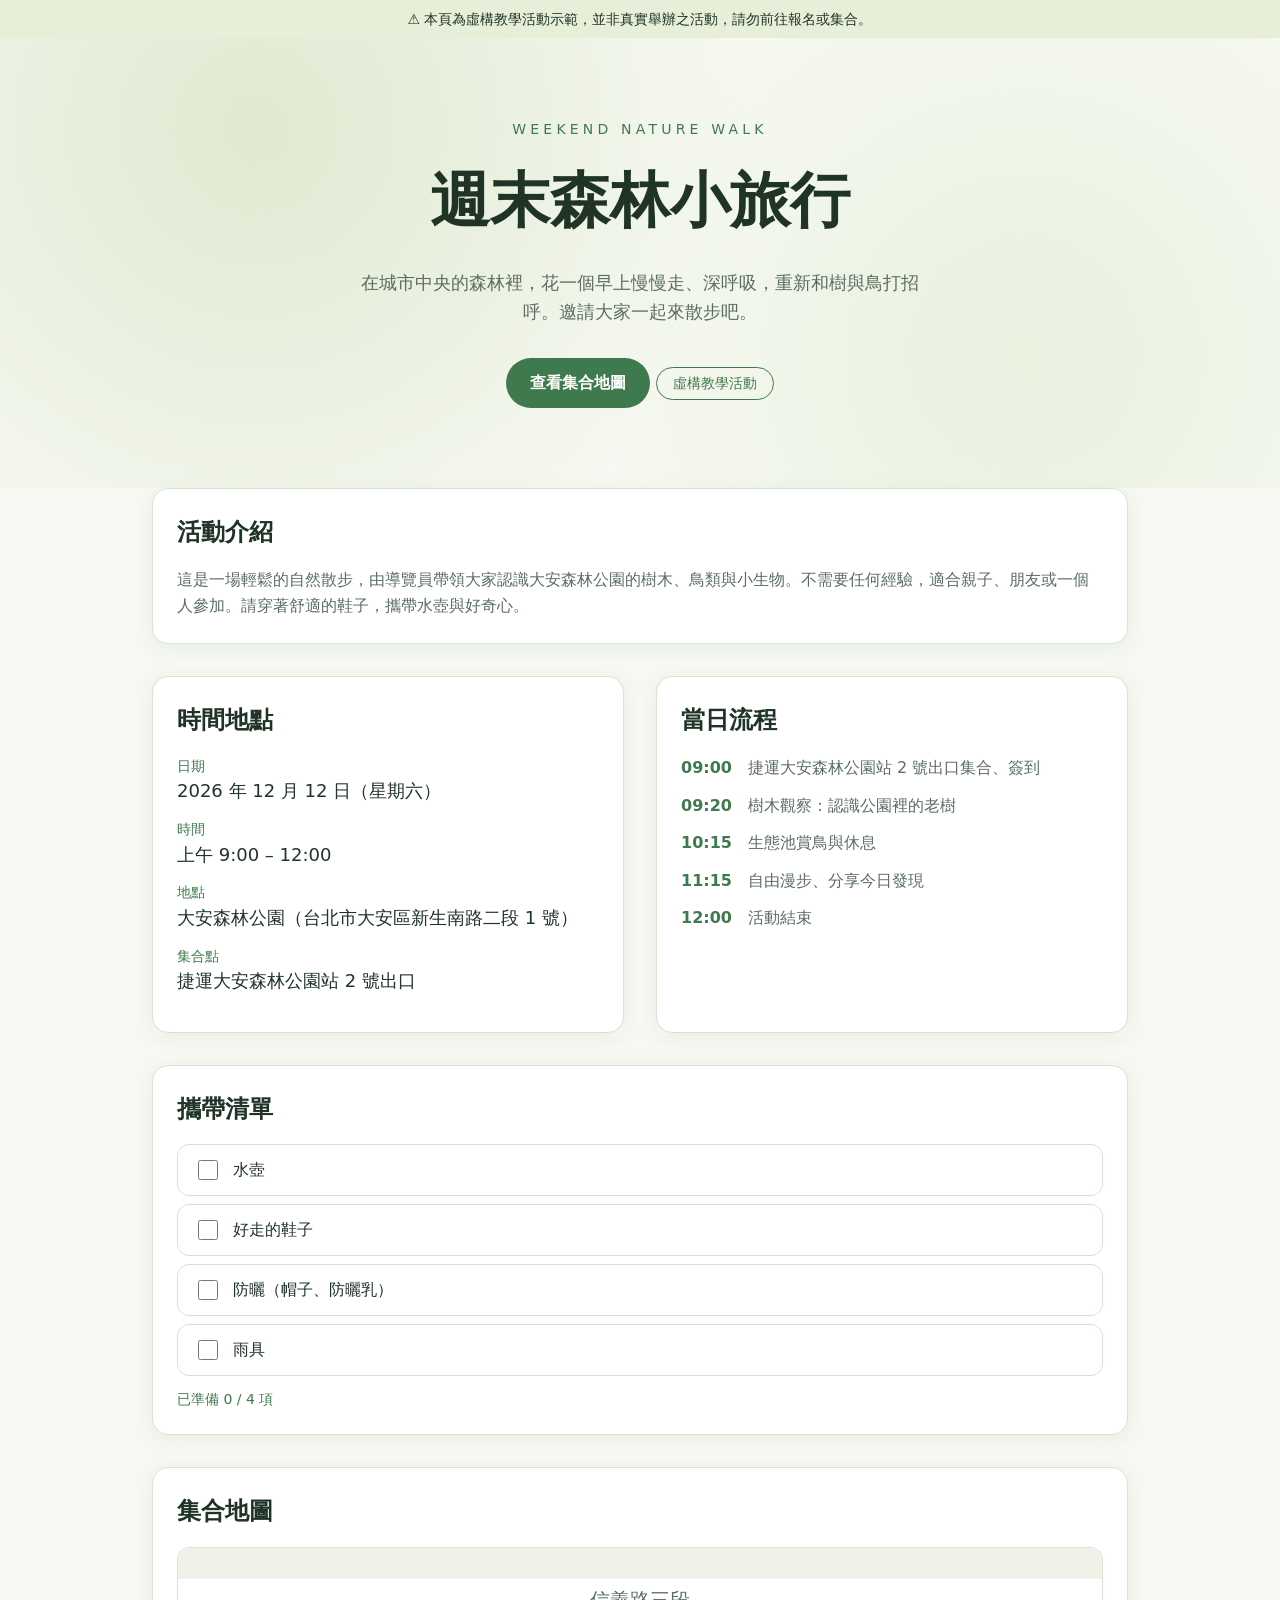
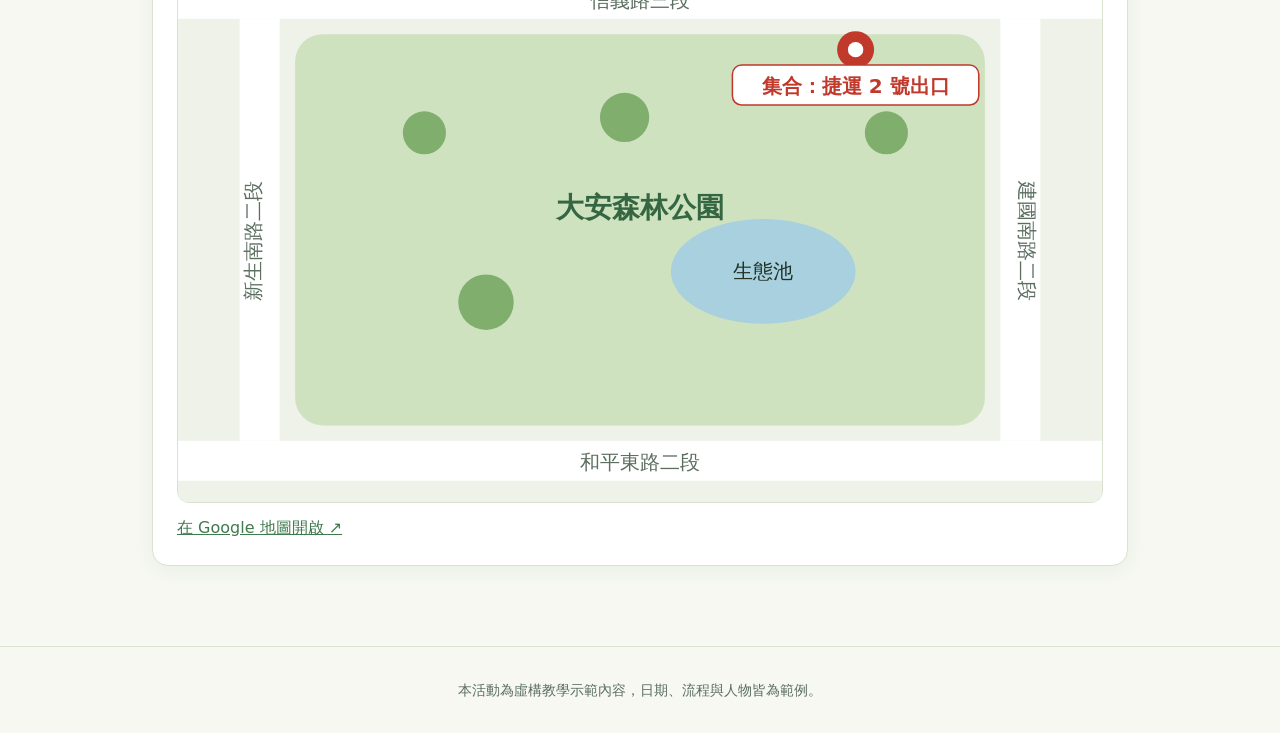
<file: index.html>
<!DOCTYPE html>
<html lang="zh-Hant">
<head>
<meta charset="utf-8">
<meta name="viewport" content="width=device-width, initial-scale=1">
<title>週末森林小旅行｜大安森林公園（虛構教學活動）</title>
<meta name="description" content="2026年12月12日上午9點至12點，在大安森林公園一起慢慢散步、觀察自然。此為虛構教學示範活動。">
<meta property="og:title" content="週末森林小旅行｜大安森林公園">
<meta property="og:description" content="12/12 上午，在大安森林公園一起觀察樹木與鳥類。虛構教學示範活動。">
<meta property="og:type" content="website">
<style>
:root{--bg:#f6f8f1;--fg:#1f3326;--muted:#5b6e60;--primary:#3f7a4e;--primary-dark:#336641;--accent:#e7efd9;--card:#fff;--border:#d9e3cf}
*{box-sizing:border-box}
body{margin:0;background:var(--bg);color:var(--fg);font-family:"Noto Sans TC","PingFang TC","Microsoft JhengHei",system-ui,sans-serif;line-height:1.6}
.notice{background:var(--accent);padding:.5rem 1rem;text-align:center;font-size:.875rem}
.hero{padding:5rem 1.5rem;text-align:center;background:radial-gradient(circle at 20% 20%,#dfead0 0,transparent 45%),radial-gradient(circle at 80% 70%,#e9f1df 0,transparent 40%)}
.eyebrow{margin:0 0 .75rem;font-size:.875rem;letter-spacing:.3em;color:var(--primary)}
h1{margin:0;font-family:Georgia,"Noto Serif TC",serif;font-size:2.25rem}
.lead{max-width:36rem;margin:1.25rem auto 0;font-size:1.125rem;color:var(--muted)}
.btn{display:flex;width:100%;justify-content:center;margin:2rem auto 0;padding:.75rem 1.5rem;border-radius:999px;background:var(--primary);color:#fff;font-weight:600;text-decoration:none}
.btn:hover{background:var(--primary-dark)}
.btn:focus-visible{outline:3px solid #9cc5a6;outline-offset:2px}
.tag{display:inline-block;margin-top:1.5rem;padding:.25rem 1rem;border:1px solid var(--primary);border-radius:999px;color:var(--primary);font-size:.875rem}
.wrap{max-width:64rem;margin:0 auto;padding:0 1.5rem 5rem;display:grid;gap:2rem}
.grid2{display:grid;gap:2rem}
.card{background:var(--card);border:1px solid var(--border);border-radius:1rem;padding:1.5rem;box-shadow:0 4px 18px rgba(63,122,78,.07)}
h2{margin:0 0 1rem;font-family:Georgia,"Noto Serif TC",serif;font-size:1.5rem}
.card p{margin:0;color:var(--muted)}
dl{margin:0}dl div{margin-bottom:.75rem}dt{font-size:.875rem;color:var(--primary)}dd{margin:0;font-size:1.125rem}
ol,ul.check{list-style:none;margin:0;padding:0}
ol li{display:flex;gap:1rem;margin-bottom:.75rem}ol b{color:var(--primary)}ol span{color:var(--muted)}
.check li{margin-bottom:.5rem}
.check label{display:flex;align-items:center;gap:.75rem;padding:.75rem 1rem;border:1px solid var(--border);border-radius:.75rem;cursor:pointer}
.check input{width:1.25rem;height:1.25rem;accent-color:var(--primary)}
.check input:checked+span{text-decoration:line-through;color:var(--muted)}
#progress{margin-top:.75rem;font-size:.875rem;color:var(--primary)}
.map{border:1px solid var(--border);border-radius:.75rem;overflow:hidden}
.map svg{display:block;width:100%;height:auto}
.maplink{display:inline-block;margin-top:.75rem;color:var(--primary)}
footer{border-top:1px solid var(--border);padding:2rem 1.5rem;text-align:center;font-size:.875rem;color:var(--muted)}
#map{scroll-margin-top:1.5rem}
@media(min-width:640px){h1{font-size:3.75rem}.btn{display:inline-flex;width:auto}}
@media(min-width:768px){.grid2{grid-template-columns:1fr 1fr}}
</style>
</head>
<body>
<div class="notice">⚠️ 本頁為虛構教學活動示範，並非真實舉辦之活動，請勿前往報名或集合。</div>
<header class="hero">
  <p class="eyebrow">WEEKEND NATURE WALK</p>
  <h1>週末森林小旅行</h1>
  <p class="lead">在城市中央的森林裡，花一個早上慢慢走、深呼吸，重新和樹與鳥打招呼。邀請大家一起來散步吧。</p>
  <a class="btn" href="#map">查看集合地圖</a>
  <span class="tag">虛構教學活動</span>
</header>
<main class="wrap">
  <section class="card"><h2>活動介紹</h2>
    <p>這是一場輕鬆的自然散步，由導覽員帶領大家認識大安森林公園的樹木、鳥類與小生物。不需要任何經驗，適合親子、朋友或一個人參加。請穿著舒適的鞋子，攜帶水壺與好奇心。</p>
  </section>
  <div class="grid2">
    <section class="card"><h2>時間地點</h2><dl>
      <div><dt>日期</dt><dd>2026 年 12 月 12 日（星期六）</dd></div>
      <div><dt>時間</dt><dd>上午 9:00 – 12:00</dd></div>
      <div><dt>地點</dt><dd>大安森林公園（台北市大安區新生南路二段 1 號）</dd></div>
      <div><dt>集合點</dt><dd>捷運大安森林公園站 2 號出口</dd></div>
    </dl></section>
    <section class="card"><h2>當日流程</h2><ol>
      <li><b>09:00</b><span>捷運大安森林公園站 2 號出口集合、簽到</span></li>
      <li><b>09:20</b><span>樹木觀察：認識公園裡的老樹</span></li>
      <li><b>10:15</b><span>生態池賞鳥與休息</span></li>
      <li><b>11:15</b><span>自由漫步、分享今日發現</span></li>
      <li><b>12:00</b><span>活動結束</span></li>
    </ol></section>
  </div>
  <section class="card"><h2>攜帶清單</h2>
    <ul class="check" id="checklist">
      <li><label><input type="checkbox" value="water"><span>水壺</span></label></li>
      <li><label><input type="checkbox" value="shoes"><span>好走的鞋子</span></label></li>
      <li><label><input type="checkbox" value="sun"><span>防曬（帽子、防曬乳）</span></label></li>
      <li><label><input type="checkbox" value="rain"><span>雨具</span></label></li>
    </ul>
    <p id="progress" aria-live="polite"></p>
  </section>
  <section class="card" id="map"><h2>集合地圖</h2>
    <div class="map">
      <svg viewBox="0 0 600 360" role="img" aria-label="大安森林公園示意圖，集合點位於東側信義路旁的捷運2號出口">
        <rect width="600" height="360" fill="#eef2e8"/>
        <rect x="0" y="20" width="600" height="26" fill="#fff"/><text x="300" y="38" font-size="13" text-anchor="middle" fill="#5b6e60">信義路三段</text>
        <rect x="0" y="320" width="600" height="26" fill="#fff"/><text x="300" y="338" font-size="13" text-anchor="middle" fill="#5b6e60">和平東路二段</text>
        <rect x="40" y="46" width="26" height="274" fill="#fff"/><text x="53" y="190" font-size="13" text-anchor="middle" fill="#5b6e60" transform="rotate(-90 53 190)">新生南路二段</text>
        <rect x="534" y="46" width="26" height="274" fill="#fff"/><text x="547" y="190" font-size="13" text-anchor="middle" fill="#5b6e60" transform="rotate(90 547 190)">建國南路二段</text>
        <rect x="76" y="56" width="448" height="254" rx="18" fill="#cfe2c0"/>
        <ellipse cx="380" cy="210" rx="60" ry="34" fill="#a9d0de"/><text x="380" y="214" font-size="13" text-anchor="middle" fill="#1f3326">生態池</text>
        <circle cx="160" cy="120" r="14" fill="#7fae6d"/><circle cx="200" cy="230" r="18" fill="#7fae6d"/><circle cx="290" cy="110" r="16" fill="#7fae6d"/><circle cx="460" cy="120" r="14" fill="#7fae6d"/>
        <text x="300" y="175" font-size="18" text-anchor="middle" fill="#336641" font-weight="bold">大安森林公園</text>
        <circle cx="440" cy="66" r="12" fill="#c0392b"/><circle cx="440" cy="66" r="5" fill="#fff"/>
        <rect x="360" y="76" width="160" height="26" rx="6" fill="#fff" stroke="#c0392b"/>
        <text x="440" y="94" font-size="13" text-anchor="middle" fill="#c0392b" font-weight="bold">集合：捷運 2 號出口</text>
      </svg>
    </div>
    <a class="maplink" href="https://www.google.com/maps/search/?api=1&query=%E6%8D%B7%E9%81%8B%E5%A4%A7%E5%AE%89%E6%A3%AE%E6%9E%97%E5%85%AC%E5%9C%92%E7%AB%992%E8%99%9F%E5%87%BA%E5%8F%A3" target="_blank" rel="noopener">在 Google 地圖開啟 ↗</a>
  </section>
</main>
<footer>本活動為虛構教學示範內容，日期、流程與人物皆為範例。</footer>
<script>
(function(){
  var KEY="workshop-checklist",boxes=document.querySelectorAll("#checklist input"),out=document.getElementById("progress"),saved={};
  try{saved=JSON.parse(localStorage.getItem(KEY))||{}}catch(e){}
  function update(){var n=0,s={};boxes.forEach(function(b){s[b.value]=b.checked;if(b.checked)n++});
    out.textContent=n===boxes.length?"全部準備好了，出發吧！":"已準備 "+n+" / "+boxes.length+" 項";
    try{localStorage.setItem(KEY,JSON.stringify(s))}catch(e){}}
  boxes.forEach(function(b){b.checked=!!saved[b.value];b.addEventListener("change",update)});
  update();
})();
</script>
</body>
</html>
</file>
